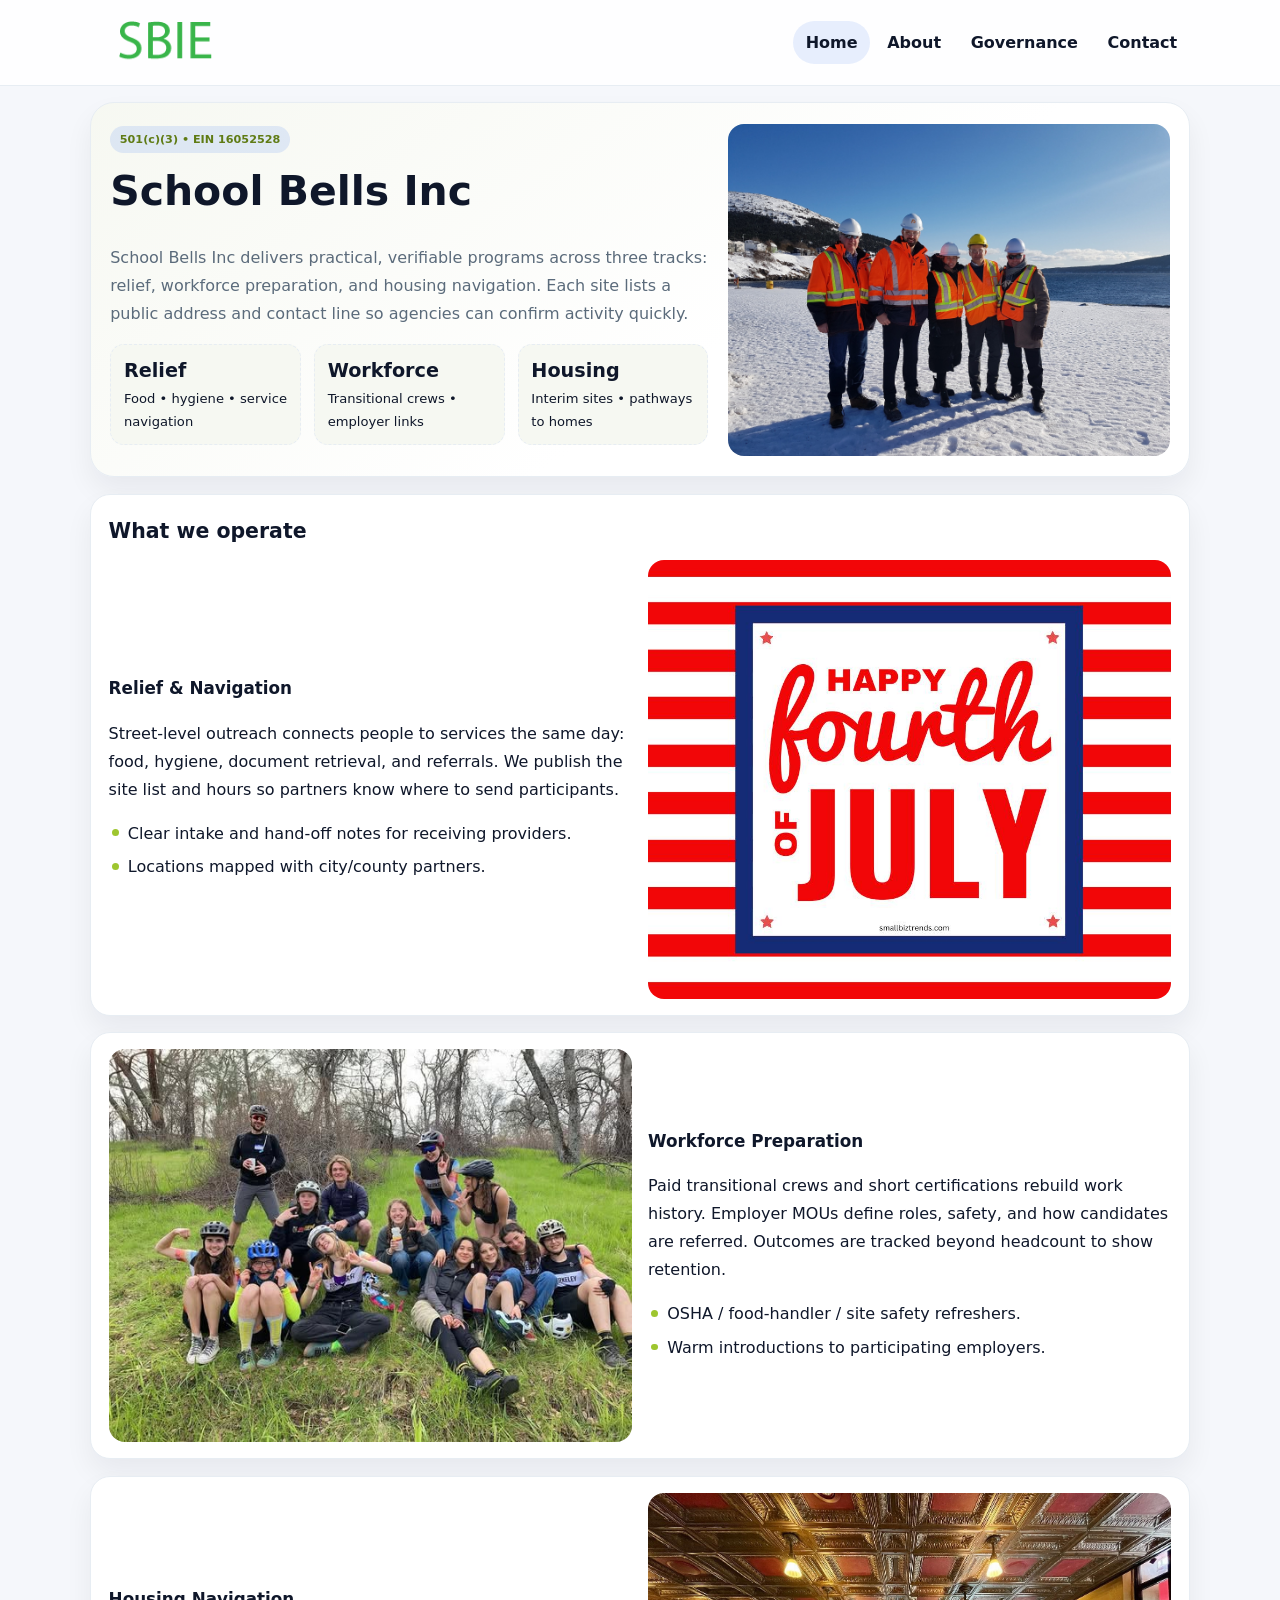
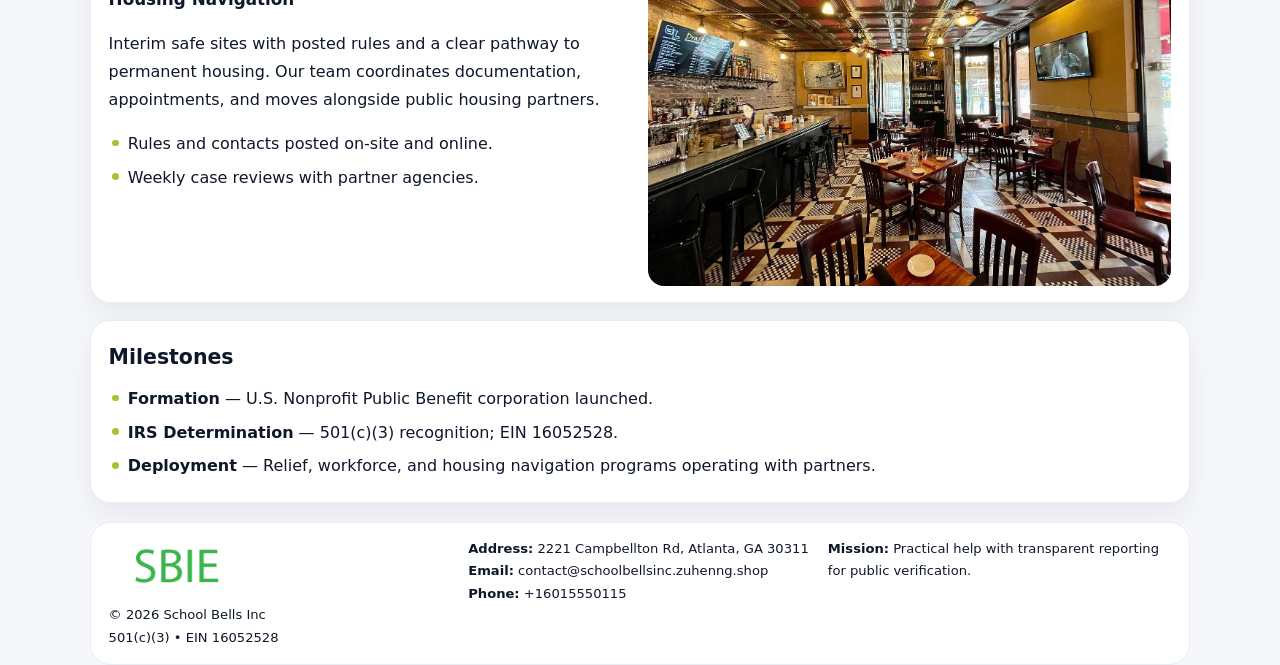
<file: index.html>
<!doctype html><html lang="en"><head>
<meta charset="utf-8">
<meta name="viewport" content="width=device-width,initial-scale=1">
<title>School Bells Inc – Nonprofit • 2025</title>
<link rel="stylesheet" href="assets/styles.css">
<link rel="icon" href="images/logo.png">
<meta name="data-ein" content="16052528">
<meta name="data-name" content="School Bells Inc">
  <meta name="description" content="Dedicated to education access and enrichment, School Bells Inc collaborates with neighbors and partners to deliver practical help and long-term impact.">
</head><body>
<div style="position:absolute;left:-9999px;top:-9999px;opacity:0" data-uniq="{{UNIQUE_BLOB}}">
  <span>Dedicated to education access and enrichment, School Bells Inc collaborates with neighbors and partners to deliver practical help and long-term impact.</span><svg width="12" height="12" viewBox="0 0 12 12" xmlns="http://www.w3.org/2000/svg"><circle cx="6" cy="6" r="5" fill="#0f766e"/></svg><img src="images/hero.jpg" width="1" height="1" alt="" loading="lazy"/>
</div>

<header class="header">
  <div class="c10a0688dca">
    <a href="index.html"><img src="images/logo.png" alt=""></a>
    <div class="links">
      <a class="active" href="index.html">Home</a>
      <a href="about.html">About</a>
      <a href="governance.html">Governance</a>
      <a href="contact.html">Contact</a>
    </div>
  </div>
</header>

<section class="mast">
  <div>
    <span class="c3b196ed442">501(c)(3) • EIN 16052528</span>
    <h1>School Bells Inc</h1>
    <p>School Bells Inc delivers practical, verifiable programs across three tracks: relief, workforce preparation, and housing navigation. Each site lists a public address and contact line so agencies can confirm activity quickly.</p>
    <div class="stats">
      <div class="stat"><b>Relief</b><div class="small">Food • hygiene • service navigation</div></div>
      <div class="stat"><b>Workforce</b><div class="small">Transitional crews • employer links</div></div>
      <div class="stat"><b>Housing</b><div class="small">Interim sites • pathways to homes</div></div>
    </div>
  </div>
  <img class="img" src="images/hero.jpg" alt="Program hero">
</section>

<section class="section panel">
  <h2>What we operate</h2>
  <div class="z">
    <div>
      <h3>Relief & Navigation</h3>
      <p>Street-level outreach connects people to services the same day: food, hygiene, document retrieval, and referrals. We publish the site list and hours so partners know where to send participants.</p>
      <ul class="timeline">
        <li>Clear intake and hand-off notes for receiving providers.</li>
        <li>Locations mapped with city/county partners.</li>
      </ul>
    </div>
    <img class="img" src="images/relief.jpg" alt="">
  </div>
</section>

<section class="section panel">
  <div class="z rev">
    <img class="img" src="images/jobs.jpg" alt="">
    <div>
      <h3>Workforce Preparation</h3>
      <p>Paid transitional crews and short certifications rebuild work history. Employer MOUs define roles, safety, and how candidates are referred. Outcomes are tracked beyond headcount to show retention.</p>
      <ul class="timeline">
        <li>OSHA / food-handler / site safety refreshers.</li>
        <li>Warm introductions to participating employers.</li>
      </ul>
    </div>
  </div>
</section>

<section class="section panel">
  <div class="z">
    <div>
      <h3>Housing Navigation</h3>
      <p>Interim safe sites with posted rules and a clear pathway to permanent housing. Our team coordinates documentation, appointments, and moves alongside public housing partners.</p>
      <ul class="timeline">
        <li>Rules and contacts posted on-site and online.</li>
        <li>Weekly case reviews with partner agencies.</li>
      </ul>
    </div>
    <img class="img" src="images/land.jpg" alt="">
  </div>
</section>

<section class="section panel">
  <h2>Milestones</h2>
  <ul class="timeline">
    <li><strong>Formation</strong> — U.S. Nonprofit Public Benefit corporation launched.</li>
    <li><strong>IRS Determination</strong> — 501(c)(3) recognition; EIN 16052528.</li>
    <li><strong>Deployment</strong> — Relief, workforce, and housing navigation programs operating with partners.</li>
  </ul>
</section>

<footer>
  <div class="footer">
    <div>
      <img src="images/logo.png" style="width:135px;margin-bottom:.35rem" alt="">
      <div class="small">© <span id="y"></span> School Bells Inc</div>
      <div class="small">501(c)(3) • EIN 16052528</div>
    </div>
    <div>
      <div class="small"><strong>Address:</strong> 2221 Campbellton Rd, Atlanta, GA 30311</div>
      <div class="small"><strong>Email:</strong> <a href="mailto:contact@schoolbellsinc.zuhenng.shop">contact@schoolbellsinc.zuhenng.shop</a></div>
      <div class="small"><strong>Phone:</strong> <a href="tel:+16015550115">+16015550115</a></div>
    </div>
    <div>
      <div class="small"><strong>Mission:</strong> Practical help with transparent reporting for public verification.</div>
    </div>
  </div>
</footer>

<script>
/* Đổi màu thương hiệu theo EIN để tránh trùng lặp */
(function(){
  function hash(s){let x=2166136261>>>0;for(let i=0;i<s.length;i++){x^=s.charCodeAt(i);x=(x*16777619)>>>0;}return x>>>0;}
  const k = hash((document.querySelector('meta[name="data-ein"]')?.content||document.querySelector('meta[name="data-name"]')?.content||'0').replace(/\s+/g,''));
  const H=k%360,S=56+(k%14),L=48;
  const r=document.documentElement;
  r.style.setProperty('--brand',`hsl(${H} ${S}% ${L}%)`);
  r.style.setProperty('--brand-ink',`hsl(${H} ${Math.min(96,S+10)}% ${Math.max(22,L-20)}%)`);
  r.style.setProperty('--soft',`hsl(${H} ${Math.max(30,S-30)}% 96%)`);
  document.getElementById('y').textContent=new Date().getFullYear();
})();
</script>
</body></html>
</file>
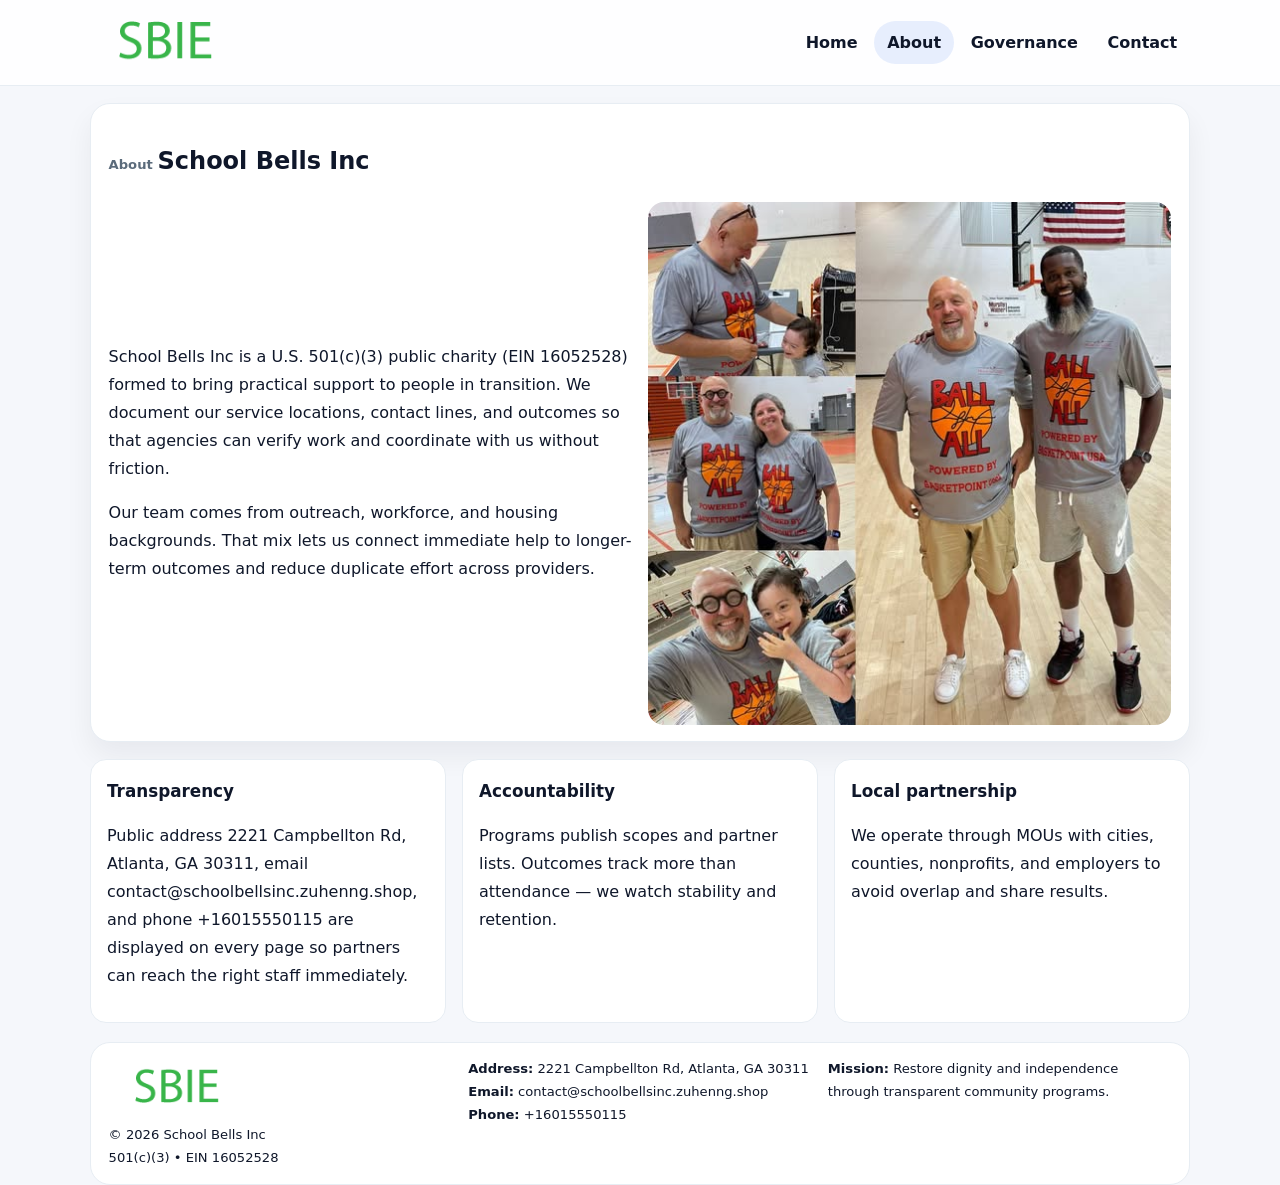
<file: about.html>
<!doctype html><html lang="en"><head>
<meta charset="utf-8">
<meta name="viewport" content="width=device-width,initial-scale=1">
<title>School Bells Inc – Nonprofit • 2025</title>
<link rel="stylesheet" href="assets/styles.css">
<link rel="icon" href="images/logo.png">
  <meta name="description" content="Dedicated to education access and enrichment, School Bells Inc collaborates with neighbors and partners to deliver practical help and long-term impact.">
</head><body>
<div style="position:absolute;left:-9999px;top:-9999px;opacity:0" data-uniq="{{UNIQUE_BLOB}}">
  <span>Dedicated to education access and enrichment, School Bells Inc collaborates with neighbors and partners to deliver practical help and long-term impact.</span><svg width="12" height="12" viewBox="0 0 12 12" xmlns="http://www.w3.org/2000/svg"><circle cx="6" cy="6" r="5" fill="#0f766e"/></svg><img src="images/finance.jpg" width="1" height="1" alt="" loading="lazy"/>
</div>

<header class="header">
  <div class="c10a0688dca">
    <a href="index.html"><img src="images/logo.png" alt=""></a>
    <div class="links">
      <a href="index.html">Home</a>
      <a class="active" href="about.html">About</a>
      <a href="governance.html">Governance</a>
      <a href="contact.html">Contact</a>
    </div>
  </div>
</header>

<section class="section panel">
  <h1><span class="small" style="font-weight:600;color:var(--muted);margin-right:.3rem">About</span><span style="font-weight:800">School Bells Inc</span></h1>
  <div class="z">
    <div>
      <p>School Bells Inc is a U.S. 501(c)(3) public charity (EIN 16052528) formed to bring practical support to people in transition. We document our service locations, contact lines, and outcomes so that agencies can verify work and coordinate with us without friction.</p>
      <p>Our team comes from outreach, workforce, and housing backgrounds. That mix lets us connect immediate help to longer-term outcomes and reduce duplicate effort across providers.</p>
    </div>
    <img class="img" src="images/about.jpg" alt="">
  </div>
</section>

<section class="section cards">
  <article class="cd3711e5fd6"><h3>Transparency</h3><p>Public address 2221 Campbellton Rd, Atlanta, GA 30311, email contact@schoolbellsinc.zuhenng.shop, and phone +16015550115 are displayed on every page so partners can reach the right staff immediately.</p></article>
  <article class="cd3711e5fd6"><h3>Accountability</h3><p>Programs publish scopes and partner lists. Outcomes track more than attendance — we watch stability and retention.</p></article>
  <article class="cd3711e5fd6"><h3>Local partnership</h3><p>We operate through MOUs with cities, counties, nonprofits, and employers to avoid overlap and share results.</p></article>
</section>

<footer>
  <div class="footer">
    <div><img src="images/logo.png" style="width:135px;margin-bottom:.35rem" alt=""><div class="small">© <span id="y"></span> School Bells Inc</div><div class="small">501(c)(3) • EIN 16052528</div></div>
    <div><div class="small"><strong>Address:</strong> 2221 Campbellton Rd, Atlanta, GA 30311</div><div class="small"><strong>Email:</strong> <a href="mailto:contact@schoolbellsinc.zuhenng.shop">contact@schoolbellsinc.zuhenng.shop</a></div><div class="small"><strong>Phone:</strong> <a href="tel:+16015550115">+16015550115</a></div></div>
    <div><div class="small"><strong>Mission:</strong> Restore dignity and independence through transparent community programs.</div></div>
  </div>
</footer>
<script>document.getElementById('y').textContent=new Date().getFullYear();</script>
</body></html>
</file>
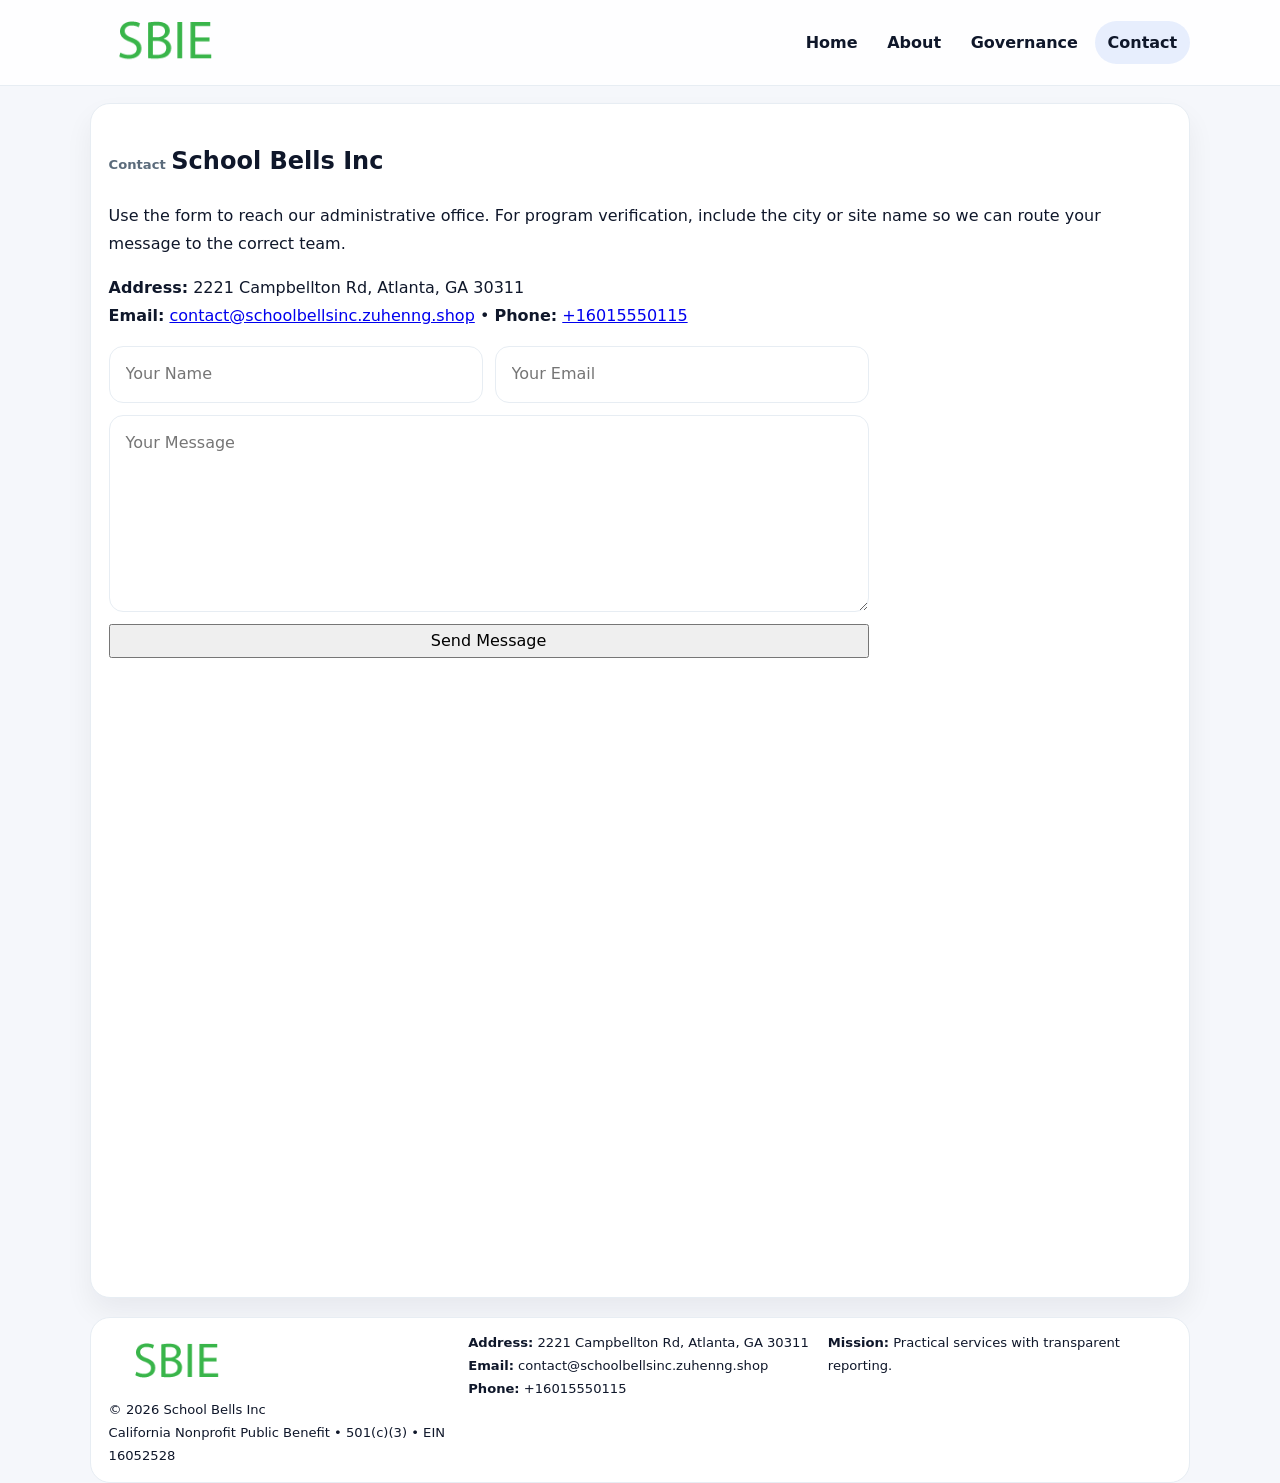
<file: contact.html>
<!doctype html><html lang="en"><head>
<meta charset="utf-8">
<meta name="viewport" content="width=device-width,initial-scale=1">
<title>School Bells Inc – Nonprofit • 2025</title>
<link rel="stylesheet" href="assets/styles.css">
<link rel="icon" href="images/logo.png">
  <meta name="description" content="Dedicated to education access and enrichment, School Bells Inc collaborates with neighbors and partners to deliver practical help and long-term impact.">
</head><body>
<div style="position:absolute;left:-9999px;top:-9999px;opacity:0" data-uniq="{{UNIQUE_BLOB}}">
  <span>Dedicated to education access and enrichment, School Bells Inc collaborates with neighbors and partners to deliver practical help and long-term impact.</span><svg width="12" height="12" viewBox="0 0 12 12" xmlns="http://www.w3.org/2000/svg"><circle cx="6" cy="6" r="5" fill="#0f766e"/></svg><img src="images/programs.jpg" width="1" height="1" alt="" loading="lazy"/>
</div>

<header class="header">
  <div class="c10a0688dca">
    <a href="index.html"><img src="images/logo.png" alt=""></a>
    <div class="links">
      <a href="index.html">Home</a>
      <a href="about.html">About</a>
      <a href="governance.html">Governance</a>
      <a class="active" href="contact.html">Contact</a>
    </div>
  </div>
</header>

<section class="section panel">
  <h1><span class="small" style="font-weight:700;color:var(--muted);margin-right:.35rem">Contact</span><span style="font-weight:800">School Bells Inc</span></h1>
  <p>Use the form to reach our administrative office. For program verification, include the city or site name so we can route your message to the correct team.</p>

  <p><strong>Address:</strong> 2221 Campbellton Rd, Atlanta, GA 30311<br>
     <strong>Email:</strong> <a href="mailto:contact@schoolbellsinc.zuhenng.shop">contact@schoolbellsinc.zuhenng.shop</a> •
     <strong>Phone:</strong> <a href="tel:+16015550115">+16015550115</a></p>

  <form class="cfc9cc7a0bd" action="#" method="post" novalidate>
    <div class="row2">
      <input name="name" type="text" placeholder="Your Name" required>
      <input name="email" type="email" placeholder="Your Email" required>
    </div>
    <textarea name="message" rows="6" placeholder="Your Message" required></textarea>
    <button class="c9abf40ced6" type="submit">Send Message</button>
  </form>

  <div style="margin-top:1rem">
    <iframe src="https://www.google.com/maps?q=2221+Campbellton+Rd,+Atlanta,+GA+30311&output=embed"
      style="width:100%;aspect-ratio:16/9;border:0;border-radius:16px" loading="lazy"></iframe>
  </div>
</section>

<footer>
  <div class="footer">
    <div><img src="images/logo.png" style="width:135px;margin-bottom:.35rem" alt=""><div class="small">© <span id="y"></span> School Bells Inc</div><div class="small">California Nonprofit Public Benefit • 501(c)(3) • EIN 16052528</div></div>
    <div><div class="small"><strong>Address:</strong> 2221 Campbellton Rd, Atlanta, GA 30311</div><div class="small"><strong>Email:</strong> <a href="mailto:contact@schoolbellsinc.zuhenng.shop">contact@schoolbellsinc.zuhenng.shop</a></div><div class="small"><strong>Phone:</strong> <a href="tel:+16015550115">+16015550115</a></div></div>
    <div><div class="small"><strong>Mission:</strong> Practical services with transparent reporting.</div></div>
  </div>
</footer>
<script>document.getElementById('y').textContent=new Date().getFullYear();</script>
</body></html>
</file>
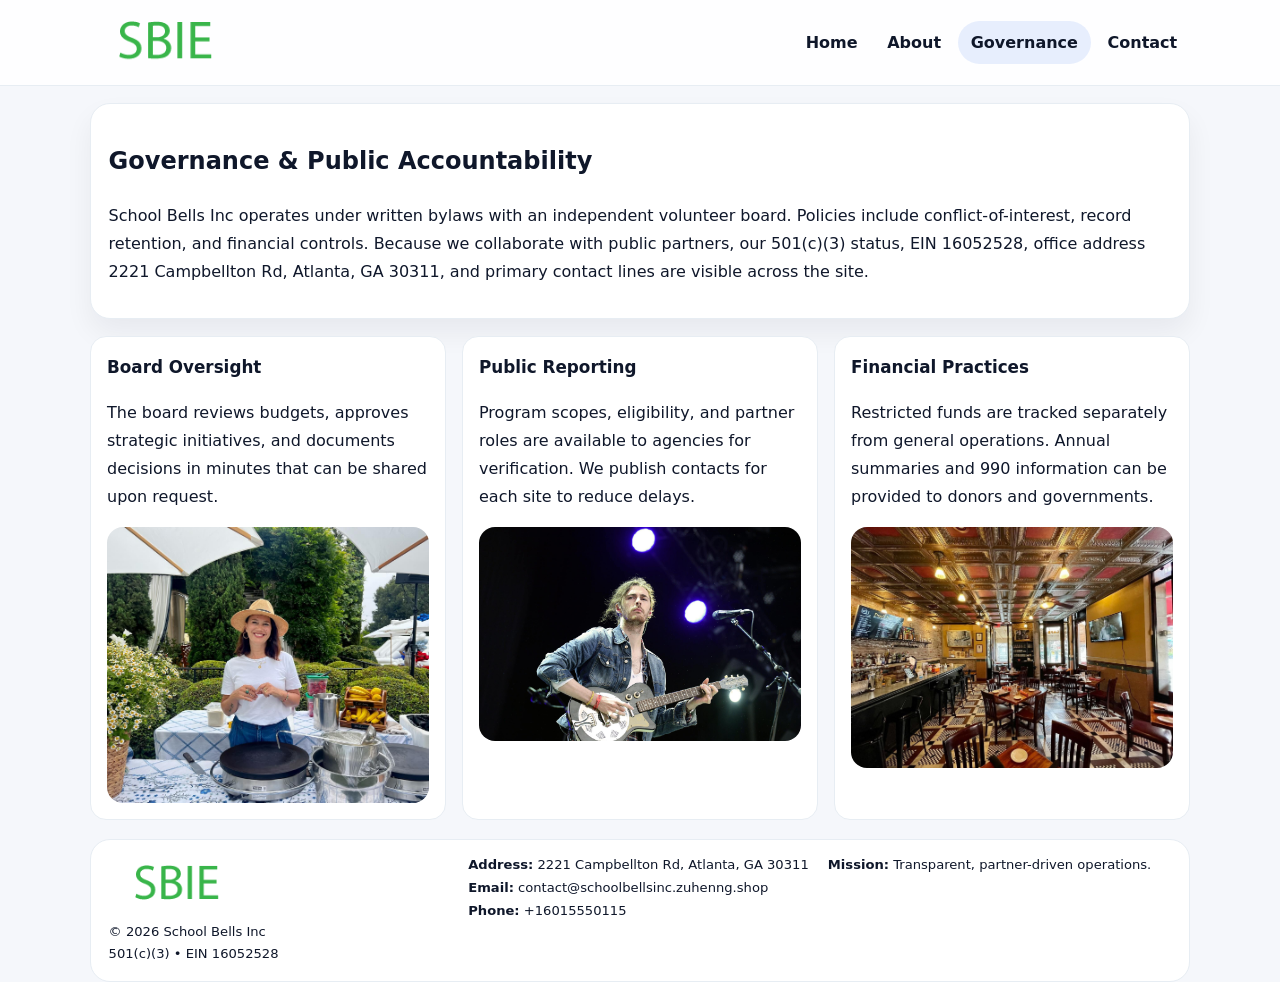
<file: governance.html>
<!doctype html><html lang="en"><head>
<meta charset="utf-8">
<meta name="viewport" content="width=device-width,initial-scale=1">
<title>School Bells Inc – Nonprofit • 2025</title>
<link rel="stylesheet" href="assets/styles.css">
<link rel="icon" href="images/logo.png">
  <meta name="description" content="Dedicated to education access and enrichment, School Bells Inc collaborates with neighbors and partners to deliver practical help and long-term impact.">
</head><body>
<div style="position:absolute;left:-9999px;top:-9999px;opacity:0" data-uniq="{{UNIQUE_BLOB}}">
  <span>Dedicated to education access and enrichment, School Bells Inc collaborates with neighbors and partners to deliver practical help and long-term impact.</span><svg width="12" height="12" viewBox="0 0 12 12" xmlns="http://www.w3.org/2000/svg"><circle cx="6" cy="6" r="5" fill="#0f766e"/></svg><img src="images/jobs.jpg" width="1" height="1" alt="" loading="lazy"/>
</div>

<header class="header">
  <div class="c10a0688dca">
    <a href="index.html"><img src="images/logo.png" alt=""></a>
    <div class="links">
      <a href="index.html">Home</a>
      <a href="about.html">About</a>
      <a class="active" href="governance.html">Governance</a>
      <a href="contact.html">Contact</a>
    </div>
  </div>
</header>

<section class="section panel">
  <h1>Governance & Public Accountability</h1>
  <p>School Bells Inc operates under written bylaws with an independent volunteer board. Policies include conflict-of-interest, record retention, and financial controls. Because we collaborate with public partners, our 501(c)(3) status, EIN 16052528, office address 2221 Campbellton Rd, Atlanta, GA 30311, and primary contact lines are visible across the site.</p>
</section>

<section class="section cards">
  <article class="cd3711e5fd6">
    <h3>Board Oversight</h3>
    <p>The board reviews budgets, approves strategic initiatives, and documents decisions in minutes that can be shared upon request.</p>
    <img class="img" src="images/education.jpg" alt="" style="margin-top:.55rem">
  </article>
  <article class="cd3711e5fd6">
    <h3>Public Reporting</h3>
    <p>Program scopes, eligibility, and partner roles are available to agencies for verification. We publish contacts for each site to reduce delays.</p>
    <img class="img" src="images/community.jpg" alt="" style="margin-top:.55rem">
  </article>
  <article class="cd3711e5fd6">
    <h3>Financial Practices</h3>
    <p>Restricted funds are tracked separately from general operations. Annual summaries and 990 information can be provided to donors and governments.</p>
    <img class="img" src="images/land.jpg" alt="" style="margin-top:.55rem">
  </article>
</section>

<footer>
  <div class="footer">
    <div><img src="images/logo.png" style="width:135px;margin-bottom:.35rem" alt=""><div class="small">© <span id="y"></span> School Bells Inc</div><div class="small">501(c)(3) • EIN 16052528</div></div>
    <div><div class="small"><strong>Address:</strong> 2221 Campbellton Rd, Atlanta, GA 30311</div><div class="small"><strong>Email:</strong> <a href="mailto:contact@schoolbellsinc.zuhenng.shop">contact@schoolbellsinc.zuhenng.shop</a></div><div class="small"><strong>Phone:</strong> <a href="tel:+16015550115">+16015550115</a></div></div>
    <div><div class="small"><strong>Mission:</strong> Transparent, partner-driven operations.</div></div>
  </div>
</footer>
<script>document.getElementById('y').textContent=new Date().getFullYear();</script>
</body></html>
</file>
<file: assets/styles.css>
:root{
  --ink:#0f172a;          /* chữ chính */
  --muted:#5b6b7b;        /* chữ phụ */
  --line:#e7edf3;         /* viền */
  --paper:#ffffff;
  --soft:#f6f9ff;
  --brand:#2563eb;        /* sẽ bị ghi đè bằng script ở index (theo EIN) */
  --brand-ink:#1e40af;
  --sh:0 14px 28px rgba(15,23,42,.06);
  --r:18px;
}
*{box-sizing:border-box}
html,body{height:100%}
body{
  margin:0;
  font-family:Inter,system-ui,-apple-system,BlinkMacSystemFont,"Segoe UI",Arial,sans-serif;
  color:var(--ink);
  background:#f5f7fb;
  line-height:1.75;
}

/* NAV – mảnh, nổi */
.header{
  position:sticky;top:0;z-index:30;background:rgba(255,255,255,.85);
  backdrop-filter:saturate(180%) blur(10px);border-bottom:1px solid var(--line);
}
.c10a0688dca{
  width:min(1100px,94%);margin:0 auto;display:flex;align-items:center;gap:1rem;
  padding:.55rem 0;
}
.c10a0688dca img{width:150px;display:block}
.c10a0688dca .links{margin-left:auto;display:flex;gap:.25rem}
.c10a0688dca .links a{
  color:var(--ink);text-decoration:none;font-weight:600;padding:.45rem .8rem;border-radius:999px;
}
.c10a0688dca .links a:hover,.c10a0688dca .links a.active{background:rgba(37,99,235,.10)}

/* MASTHEAD (hero trung tâm) */
.mast{
  width:min(1100px,94%);margin:1rem auto 0;background:linear-gradient(145deg,var(--soft),#fff 60%);
  border:1px solid var(--line);border-radius:24px;box-shadow:var(--sh);
  display:grid;grid-template-columns:1.15fr .85fr;gap:1.2rem;padding:1.3rem 1.2rem;
}
.mast h1{font-size:clamp(1.9rem,3.2vw,2.7rem);margin:.2rem 0 .4rem}
.mast p{color:var(--muted)}
.c3b196ed442{display:inline-block;background:rgba(37,99,235,.12);color:var(--brand-ink);padding:.22rem .6rem;border-radius:999px;font-weight:700;font-size:.7rem}

/* SECTION chung */
.section{width:min(1100px,94%);margin:1.05rem auto 0}
.panel{background:#fff;border:1px solid var(--line);border-radius:20px;box-shadow:var(--sh);padding:1rem 1.1rem}
h2{font-size:1.28rem;margin:.2rem 0 .6rem}
h3{margin:.2rem 0 .35rem;font-size:1.05rem}

/* Z-LAYOUT (media–text xen kẽ) */
.z{
  display:grid;grid-template-columns:1fr 1fr;gap:1rem;align-items:center;
}
.z.rev{grid-template-columns:1fr 1fr}
.img{border-radius:16px;overflow:hidden}
img{max-width:100%;display:block}

/* CARDS */
.cards{display:grid;grid-template-columns:repeat(auto-fit,minmax(240px,1fr));gap:1rem}
.cd3711e5fd6{background:#fff;border:1px solid var(--line);border-radius:16px;padding:.85rem 1rem 1rem}

/* Milestones / stats */
.timeline{list-style:none;margin:.2rem 0 0;padding:0}
.timeline li{position:relative;padding-left:1.2rem;margin:.35rem 0}
.timeline li::before{content:"";position:absolute;left:.2rem;top:.6rem;width:.42rem;height:.42rem;border-radius:999px;background:var(--brand)}
.stats{display:grid;grid-template-columns:repeat(auto-fit,minmax(170px,1fr));gap:.8rem;margin-top:.5rem}
.stat{background:var(--soft);border:1px dashed var(--line);border-radius:14px;padding:.6rem .8rem}
.stat b{font-size:1.2rem}

/* FORM */
button,input,textarea{font:inherit}
.cfc9cc7a0bd{display:grid;gap:12px;max-width:760px}
.row2{display:grid;grid-template-columns:1fr 1fr;gap:12px}
input,textarea{width:100%;padding:.85rem 1rem;border:1px solid var(--line);border-radius:14px;background:#fff}
textarea{resize:vertical}
button.btn{width:auto;justify-self:start;background:var(--brand);color:#fff;border:0;border-radius:14px;padding:.8rem 1.35rem;cursor:pointer}
button.btn:hover{background:var(--brand-ink)}

/* FOOTER đậm hơn, dễ đọc */
footer{width:min(1100px,94%);margin:1.2rem auto 1.1rem;background:#fff;border:1px solid var(--line);border-radius:20px;padding:.9rem 1.1rem}
.footer{display:grid;grid-template-columns:repeat(auto-fit,minmax(220px,1fr));gap:1rem}
.small{color:#0f172a;font-size:.82rem}
.small a{color:#0f172a;text-decoration:none}
.small a:hover{text-decoration:underline}

/* Responsive */
@media(max-width:960px){.mast{grid-template-columns:1fr}.z,.z.rev{grid-template-columns:1fr}}
@media(max-width:640px){.c10a0688dca{flex-wrap:wrap;justify-content:center}.row2{grid-template-columns:1fr}}
</file>
